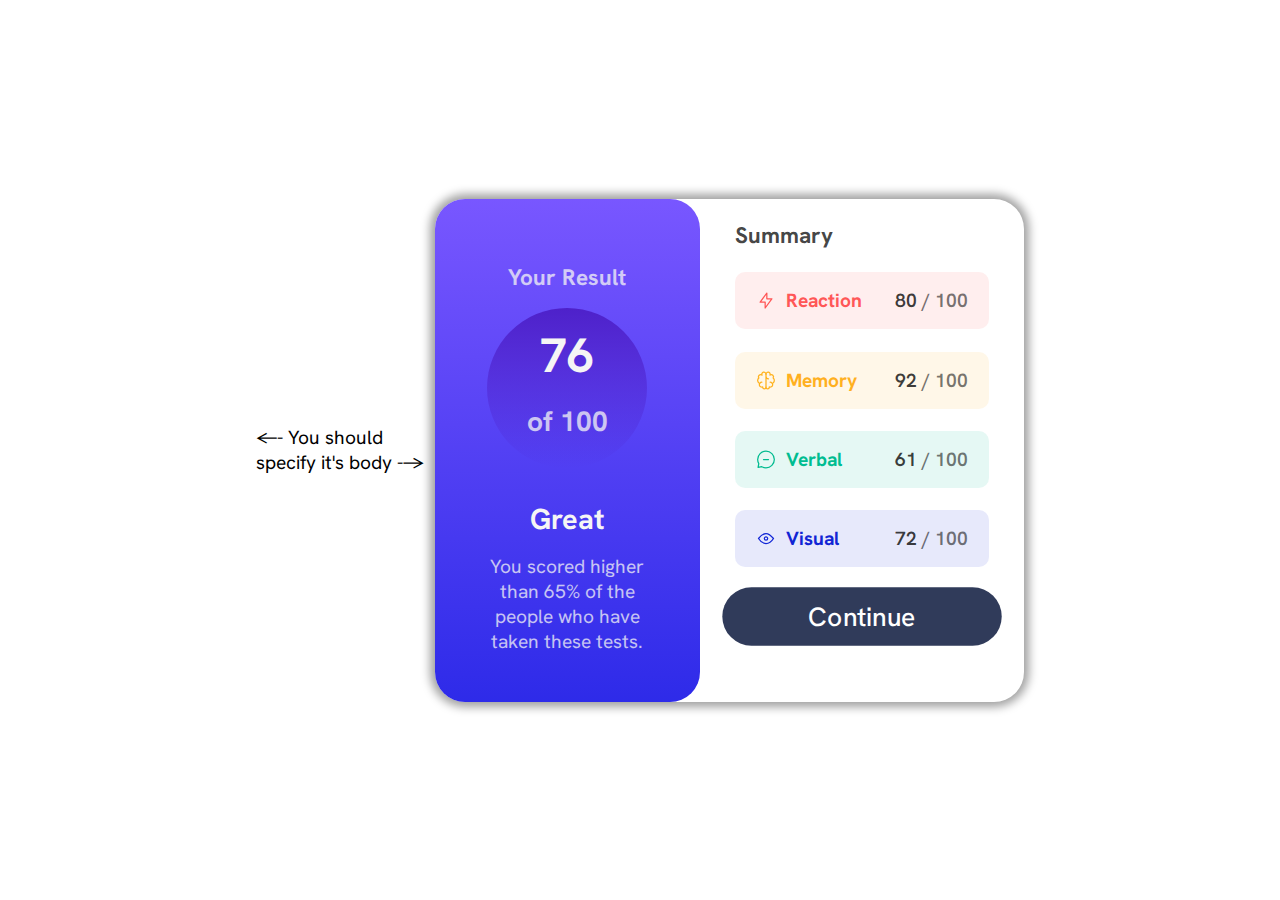
<file: Challenge 1 - Card Design/index.html>
<!DOCTYPE html>
<html lang="en">

<head>
  <meta charset="UTF-8">
  <meta name="viewport" content="width=device-width, initial-scale=1.0">
  <!-- displays site properly based on user's device -->

  <link rel="icon" type="image/png" sizes="32x32" href="favicon-32x32.png">

  <title>Frontend Mentor | Results summary component</title>

  <link rel="stylesheet" href="style.css">
  <!-- Feel free to remove these styles or customise in your own stylesheet 👍 -->
  <!-- <style>
    .attribution { font-size: 11px; text-align: center; }
    .attribution a { color: hsl(228, 45%, 44%); }
  </style> -->
</head>

<-- You should specify it's body -->
  
<body>
  <main class="main" title ="Activity Checker">
    <div class="main__left">

      <h3 class="left__h3"> Your Result </h3>
      <div class="main__hero" title = "Score Card">
        <h1 class="left__h1"> 76 </h1>
        <h3 class="left__h3"> of 100 </h3>
      </div>

      <h2 class="left__h2"> Great </h2>
      <p class="left__p"> You scored higher than 65% of the people who have taken these tests.</p>
    </div>


    <div class="main__right">
      <h3 class="right__h3"> Summary </h3>

      <div class="main__reaction">
        <div class="traits">
          <img class="main__img" src="icon-reaction.svg" alt="reaction">
          <p class="reaction"> Reaction </p>
        </div>
        <div class="content">
          <p class="main__p"> 80&nbsp; <p class="main__p opacity"> / 100 </p>
          </p>
        </div>
      </div>


      <div class="main__memory">
        <div class="traits">
          <img class="main__img" src="icon-memory.svg" alt="memory">
          <p class="memory"> Memory </p>
        </div>
        <div class="content">
          <p class="main__p"> 92&nbsp; <p class="main__p opacity"> / 100 </p>
          </p>
        </div>
      </div>

      <div class="main__verbal">
        <div class="traits">
          <img class="main__img verbal" src="icon-verbal.svg" alt="memory">
          <p class="verbal"> Verbal </p>
        </div>
        <div class="content">
          <p class="main__p"> 61&nbsp; <p class="main__p opacity"> / 100 </p>
          </p>
        </div>
      </div>

      <div class="main__visual">
        <div class="traits">
          <img class="main__img" src="icon-visual.svg" alt="memory">
          <p class="visual"> Visual </p>
        </div>
        <div class="content">
          <p class="main__p"> 72&nbsp; <p class="main__p opacity"> / 100 </p>
          </p>
        </div>
      </div>

      <p class="right__continue"> Continue </p>
    </div>
  </main>
  <div class="attribution">
    Challenge by <a href="https://www.frontendmentor.io?ref=challenge" target="#">Frontend Mentor</a>.
    Coded by <a href="#"> Slegendz </a>.
  </div>
</body>

</html>
</file>
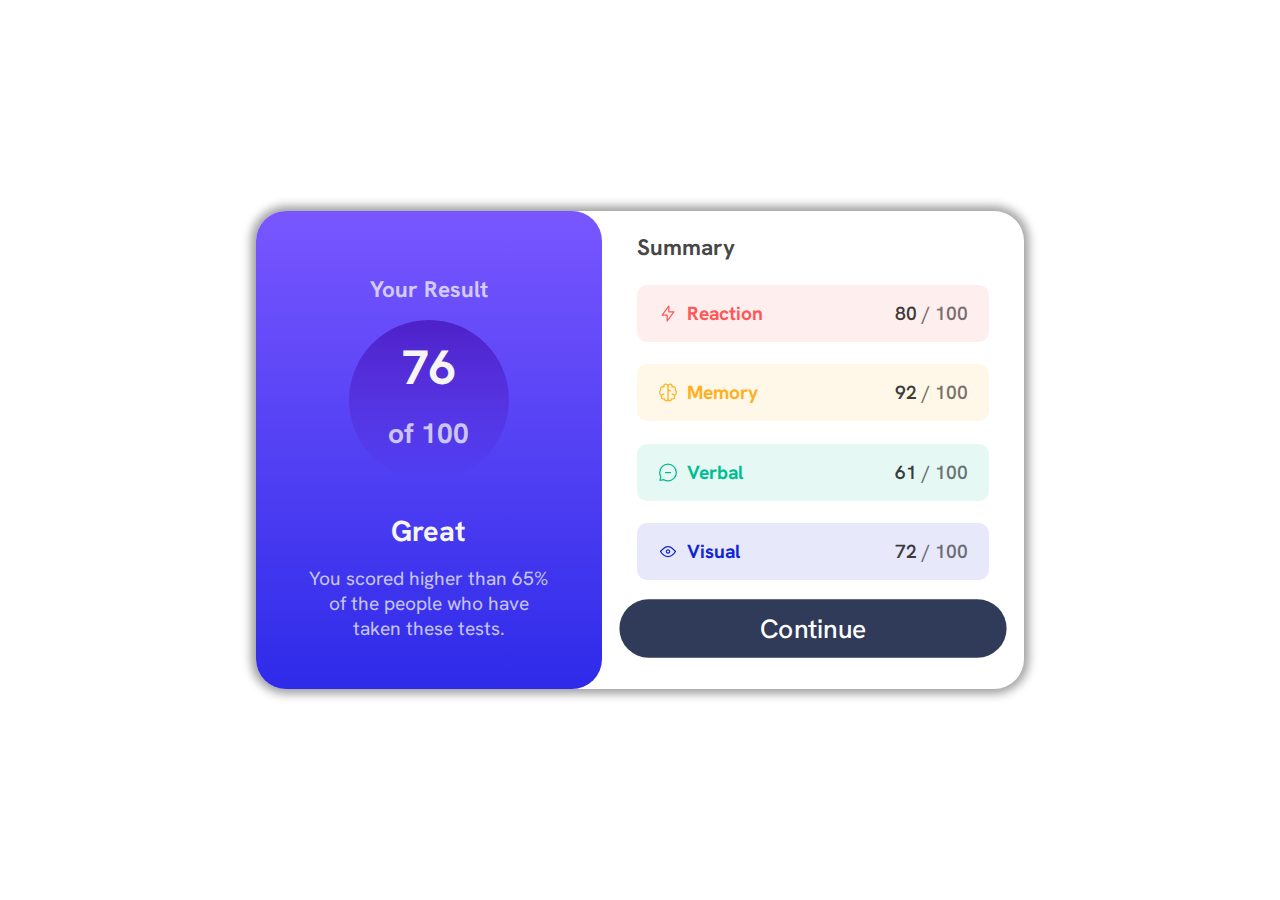
<file: Challenge 1 - Card Design/card-design-code/index.html>
<!DOCTYPE html>
<html lang="en">

<head>
  <meta charset="UTF-8">
  <meta name="viewport" content="width=device-width, initial-scale=1.0">
  <!-- displays site properly based on user's device -->

  <link rel="icon" type="image/png" sizes="32x32" href="../Card-Design/Assets/assets/images/favicon-32x32.png">

  <title>Frontend Mentor | Results summary component</title>

  <link rel="stylesheet" href="style.css">
  <!-- Feel free to remove these styles or customise in your own stylesheet 👍 -->
  <!-- <style>
    .attribution { font-size: 11px; text-align: center; }
    .attribution a { color: hsl(228, 45%, 44%); }
  </style> -->
</head>

<body>
  <main class="main" title ="Activity Checker">
    <div class="main__left">

      <h3 class="left__h3"> Your Result </h3>
      <div class="main__hero" title = "Score Card">
        <h1 class="left__h1"> 76 </h1>
        <h3 class="left__h3"> of 100 </h3>
      </div>

      <h2 class="left__h2"> Great </h2>
      <p class="left__p"> You scored higher than 65% of the people who have taken these tests.</p>
    </div>


    <div class="main__right">
      <h3 class="right__h3"> Summary </h3>

      <div class="main__reaction">
        <div class="traits">
          <img class="main__img" src="../Card-Design/Assets/assets/images/icon-reaction.svg" alt="reaction">
          <p class="reaction"> Reaction </p>
        </div>
        <div class="content">
          <p class="main__p"> 80&nbsp; <p class="main__p opacity"> / 100 </p>
          </p>
        </div>
      </div>


      <div class="main__memory">
        <div class="traits">
          <img class="main__img" src="../Card-Design/Assets/assets/images/icon-memory.svg" alt="memory">
          <p class="memory"> Memory </p>
        </div>
        <div class="content">
          <p class="main__p"> 92&nbsp; <p class="main__p opacity"> / 100 </p>
          </p>
        </div>
      </div>

      <div class="main__verbal">
        <div class="traits">
          <img class="main__img verbal" src="../Card-Design/Assets/assets/images/icon-verbal.svg" alt="memory">
          <p class="verbal"> Verbal </p>
        </div>
        <div class="content">
          <p class="main__p"> 61&nbsp; <p class="main__p opacity"> / 100 </p>
          </p>
        </div>
      </div>

      <div class="main__visual">
        <div class="traits">
          <img class="main__img" src="../Card-Design/Assets/assets/images/icon-visual.svg" alt="memory">
          <p class="visual"> Visual </p>
        </div>
        <div class="content">
          <p class="main__p"> 72&nbsp; <p class="main__p opacity"> / 100 </p>
          </p>
        </div>
      </div>

      <p class="right__continue"> Continue </p>
    </div>
  </main>
  <div class="attribution">
    Challenge by <a href="https://www.frontendmentor.io?ref=challenge" target="#">Frontend Mentor</a>.
    Coded by <a href="#"> Slegendz </a>.
  </div>
</body>

</html>
</file>
<file: Challenge 1 - Card Design/style.css>
@import url('https://fonts.googleapis.com/css2?family=Hanken+Grotesk:wght@500&family=Indie+Flower&family=Nunito:ital@1&family=Orbitron&family=Oswald&family=Roboto:ital@1&display=swap');


* {
    padding: 0;
    margin: 0;
    box-sizing: border-box;
}

body {
    min-height: 100vh;
    font-family: 'Hanken Grotesk';
    font-size: 1.2rem;
    width: 100%;
}

.main {
    display: flex;
    flex-flow: column;
}

.left__h3,
.left__h1,
.left__h2,
.left__p {
    color: whitesmoke;
    margin-top: 1rem;
}

.left__h3,
.left__p {
    opacity: 0.75;
}

.main__left {
    background-image: linear-gradient(to bottom, hsl(252, 100%, 67%), hsl(241, 81%, 54%));
    text-align: center;
    padding: 2.2rem;
    display: flex;
    flex-direction: column;
    align-items: center;
    border-radius: 0 0 30px 30px;
}

.main__hero {
    background-image: linear-gradient(hsla(256, 72%, 46%, 1), hsla(241, 72%, 46%, 0));
    width: 10rem;
    height: 10rem;
    border-radius: 50%;
    /* Makes the div circular */
    margin: 1rem;
    font-size: 1.5rem;

    /*  line-height: 3rem;  Center the heading vertically */

    /* display: inline-flex;   */
    /* Ensures the circle takes only the necessary space */
}

.right__h3 {
    color: rgba(0, 0, 0, 0.745);
}

.main__right {
    margin-top: 1.4rem;
    padding: 0 2.2rem;
}

.main__img,
.main__p {
    font-weight: 600;
    color: rgba(0, 0, 0, 0.778);
    display: inline-block;
}

.opacity {
    opacity: 0.7;
}

.reaction {
    font-weight: 700;
    color: hsl(0, 100%, 67%);
}

.memory {
    font-weight: 700;
    color: hsl(39, 100%, 56%);
}

.verbal {
    font-weight: 700;
    color: hsl(166, 100%, 37%);
}

.visual {
    font-weight: 700;
    color: hsl(234, 85%, 45%);
}

.main__reaction,
.main__memory,
.main__visual,
.main__verbal {
    padding: 1rem 1.3rem;
    border-radius: 10px;
    margin-top: 1.4rem;
    display: flex;
    justify-content: space-between;
}


.main__reaction {
    background-color: hsla(0, 100%, 67%, 0.1);
}

.main__memory {
    background-color: hsla(39, 100%, 56%, 0.1);
}

.main__verbal {
    background-color: hsl(166, 100%, 37%, 0.1);
}

.main__visual {
    background-color: hsl(234, 85%, 45%, 0.1);
}

.traits {
    display: flex;
    gap: 0.6rem;
}


.right__continue {
    margin-top: 1.4rem;
    color: white;
    font-weight: 500;
    font-size: 1.5rem;
    padding: 0.7rem;
    text-align: center;
    border-radius: 30px;
    background-color: hsl(224, 30%, 27%);
    transform: scale(1.1,1.1);
}

.right__continue:hover {
    background-color: hsla(224, 30%, 27%, 0.815);
    transition: all 0.3s ease-in-out;
}

.attribution {
    margin-top: 2rem;
}

a {
    text-decoration: none;
}

a:hover{
    color: tomato;
    transition: all 0.5s ease-in-out;
}



@media screen and (min-width: 768px) {
    body {
        width: 60%;
        margin:0  auto;
        min-height: 100vh;
        font-family: 'Hanken Grotesk';
        font-size: 1.2rem;
        display: flex;
        align-items: center;
        justify-content: center;
    }

    .main {
        flex-direction: row;
        box-shadow: 0px 0px 10px 5px rgba(0, 0, 0, 0.374);
        border-radius: 30px;
    }

    .main__left{
        max-width: 45%;
        padding: 3rem;
        border-radius: 30px;
    }

    .main__right{
        flex-grow: 1;
    }


    .attribution {
        display: none;
    }
}
</file>
<file: Challenge 1 - Card Design/card-design-code/style.css>
@import url('https://fonts.googleapis.com/css2?family=Hanken+Grotesk:wght@500&family=Indie+Flower&family=Nunito:ital@1&family=Orbitron&family=Oswald&family=Roboto:ital@1&display=swap');


* {
    padding: 0;
    margin: 0;
    box-sizing: border-box;
}

body {
    min-height: 100vh;
    font-family: 'Hanken Grotesk';
    font-size: 1.2rem;
    width: 100%;
}

.main {
    display: flex;
    flex-flow: column;
}

.left__h3,
.left__h1,
.left__h2,
.left__p {
    color: whitesmoke;
    margin-top: 1rem;
}

.left__h3,
.left__p {
    opacity: 0.75;
}

.main__left {
    background-image: linear-gradient(to bottom, hsl(252, 100%, 67%), hsl(241, 81%, 54%));
    text-align: center;
    padding: 2.2rem;
    display: flex;
    flex-direction: column;
    align-items: center;
    border-radius: 0 0 30px 30px;
}

.main__hero {
    background-image: linear-gradient(hsla(256, 72%, 46%, 1), hsla(241, 72%, 46%, 0));
    width: 10rem;
    height: 10rem;
    border-radius: 50%;
    /* Makes the div circular */
    margin: 1rem;
    font-size: 1.5rem;

    /*  line-height: 3rem;  Center the heading vertically */

    /* display: inline-flex;   */
    /* Ensures the circle takes only the necessary space */
}

.right__h3 {
    color: rgba(0, 0, 0, 0.745);
}

.main__right {
    margin-top: 1.4rem;
    padding: 0 2.2rem;
}

.main__img,
.main__p {
    font-weight: 600;
    color: rgba(0, 0, 0, 0.778);
    display: inline-block;
}

.opacity {
    opacity: 0.7;
}

.reaction {
    font-weight: 700;
    color: hsl(0, 100%, 67%);
}

.memory {
    font-weight: 700;
    color: hsl(39, 100%, 56%);
}

.verbal {
    font-weight: 700;
    color: hsl(166, 100%, 37%);
}

.visual {
    font-weight: 700;
    color: hsl(234, 85%, 45%);
}

.main__reaction,
.main__memory,
.main__visual,
.main__verbal {
    padding: 1rem 1.3rem;
    border-radius: 10px;
    margin-top: 1.4rem;
    display: flex;
    justify-content: space-between;
}


.main__reaction {
    background-color: hsla(0, 100%, 67%, 0.1);
}

.main__memory {
    background-color: hsla(39, 100%, 56%, 0.1);
}

.main__verbal {
    background-color: hsl(166, 100%, 37%, 0.1);
}

.main__visual {
    background-color: hsl(234, 85%, 45%, 0.1);
}

.traits {
    display: flex;
    gap: 0.6rem;
}


.right__continue {
    margin-top: 1.4rem;
    color: white;
    font-weight: 500;
    font-size: 1.5rem;
    padding: 0.7rem;
    text-align: center;
    border-radius: 30px;
    background-color: hsl(224, 30%, 27%);
    transform: scale(1.1,1.1);
}

.right__continue:hover {
    background-color: hsla(224, 30%, 27%, 0.815);
    transition: all 0.3s ease-in-out;
}

.attribution {
    margin-top: 2rem;
}

a {
    text-decoration: none;
}

a:hover{
    color: tomato;
    transition: all 0.5s ease-in-out;
}



@media screen and (min-width: 768px) {
    body {
        width: 60%;
        margin:0  auto;
        min-height: 100vh;
        font-family: 'Hanken Grotesk';
        font-size: 1.2rem;
        display: flex;
        align-items: center;
        justify-content: center;
    }

    .main {
        flex-direction: row;
        box-shadow: 0px 0px 10px 5px rgba(0, 0, 0, 0.374);
        border-radius: 30px;
    }

    .main__left{
        max-width: 45%;
        padding: 3rem;
        border-radius: 30px;
    }

    .main__right{
        flex-grow: 1;
    }


    .attribution {
        display: none;
    }
}
</file>
